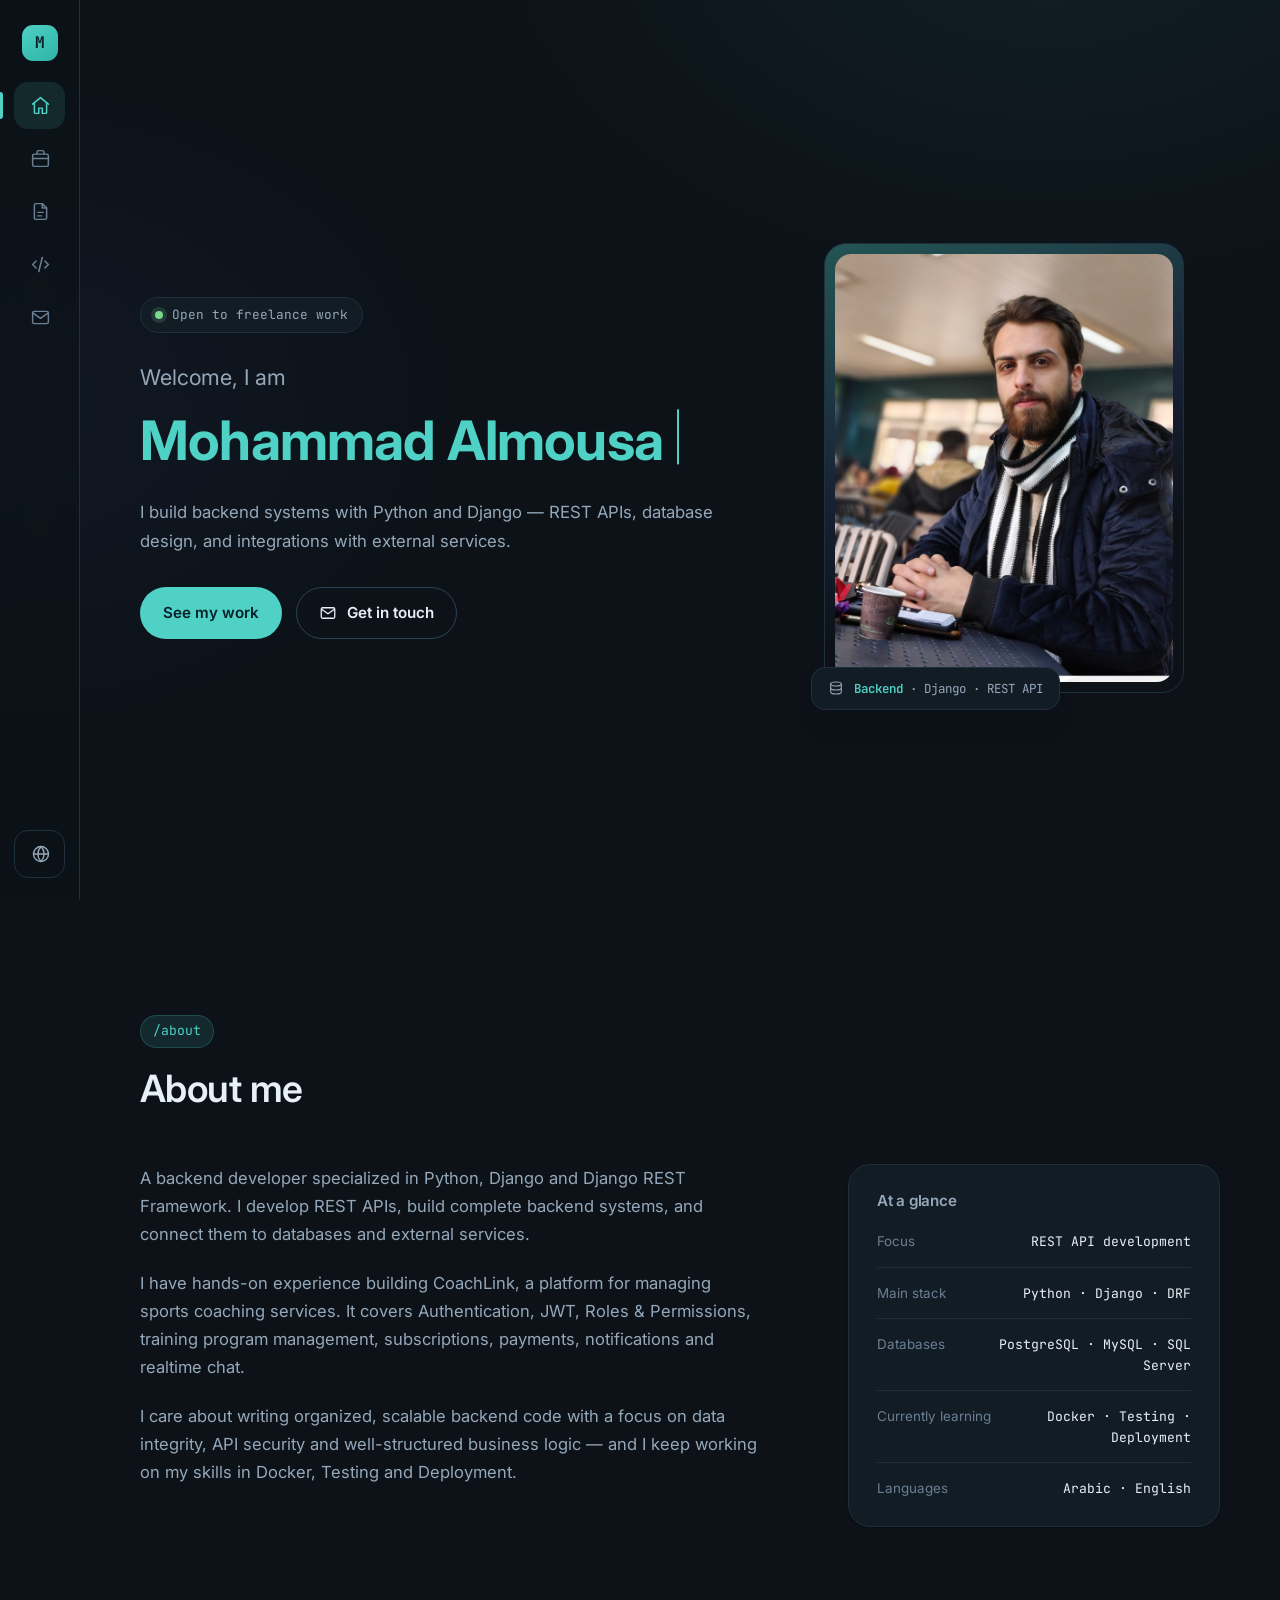
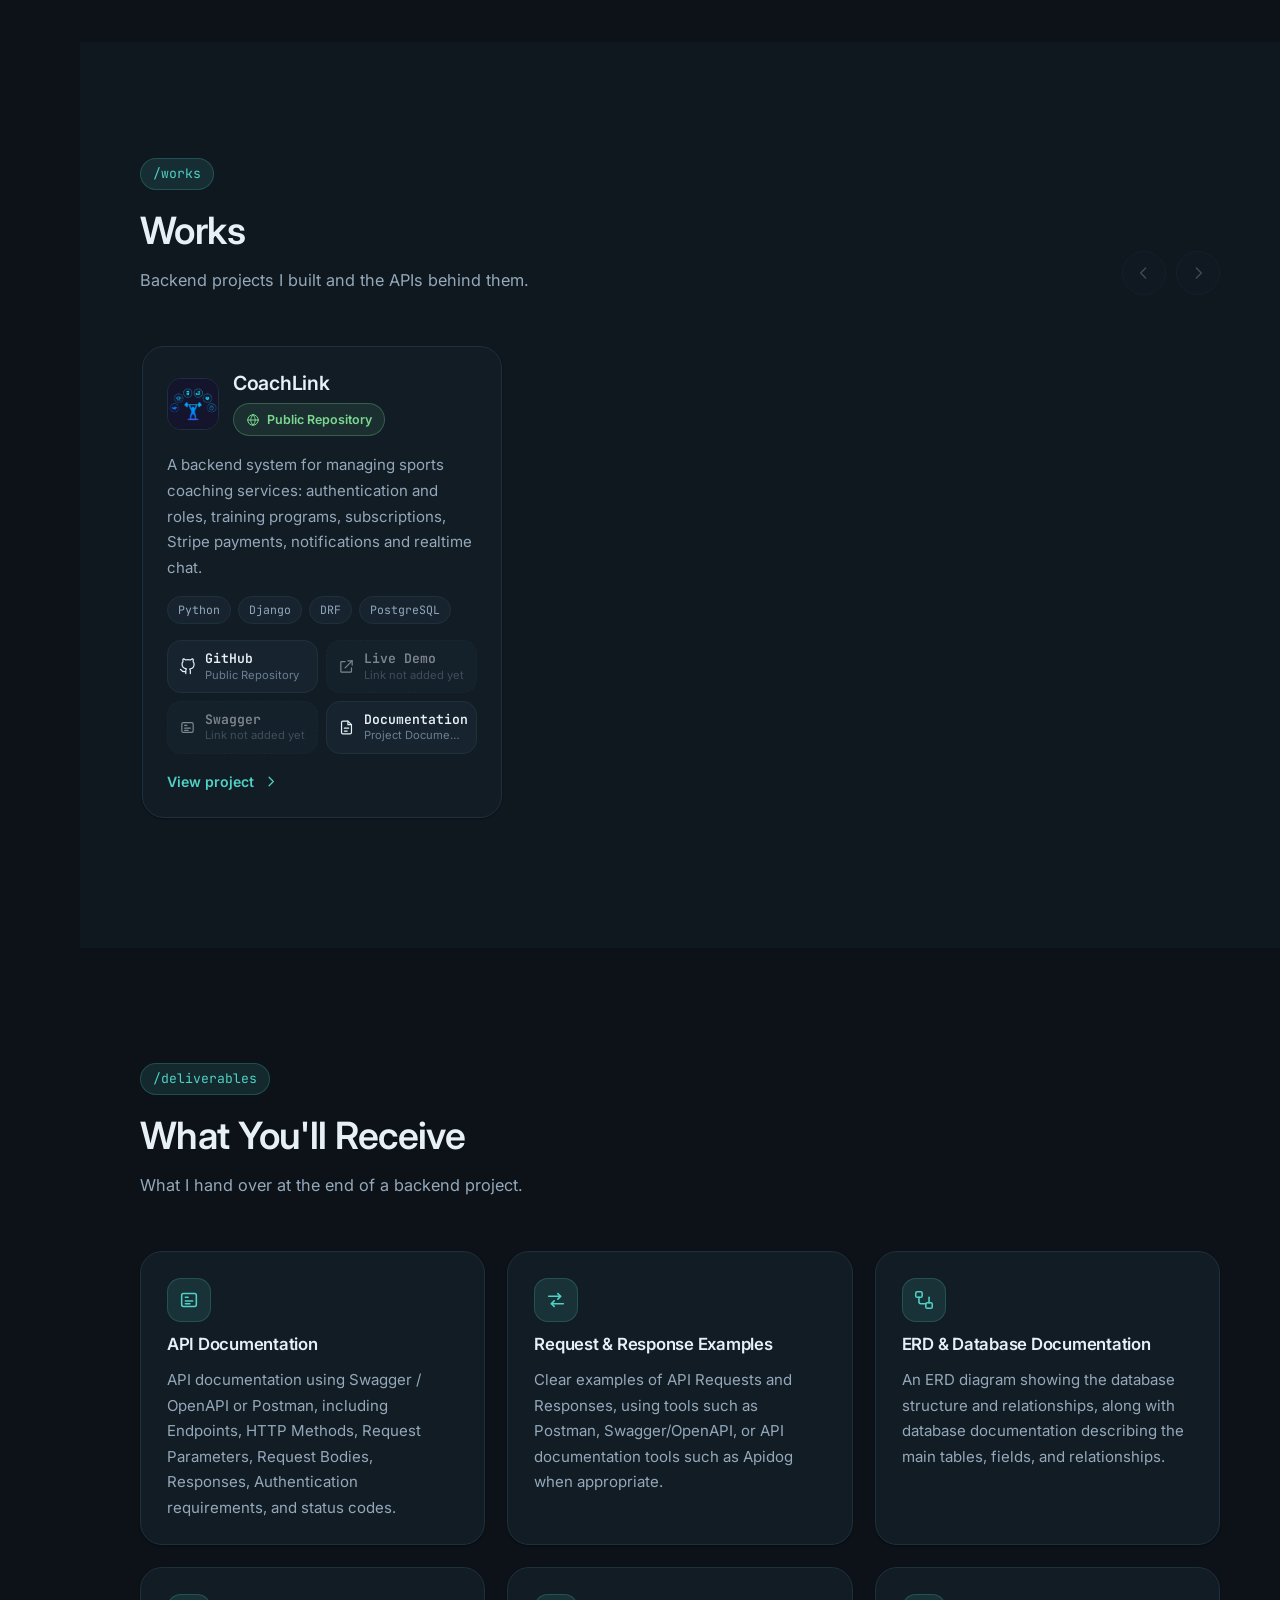
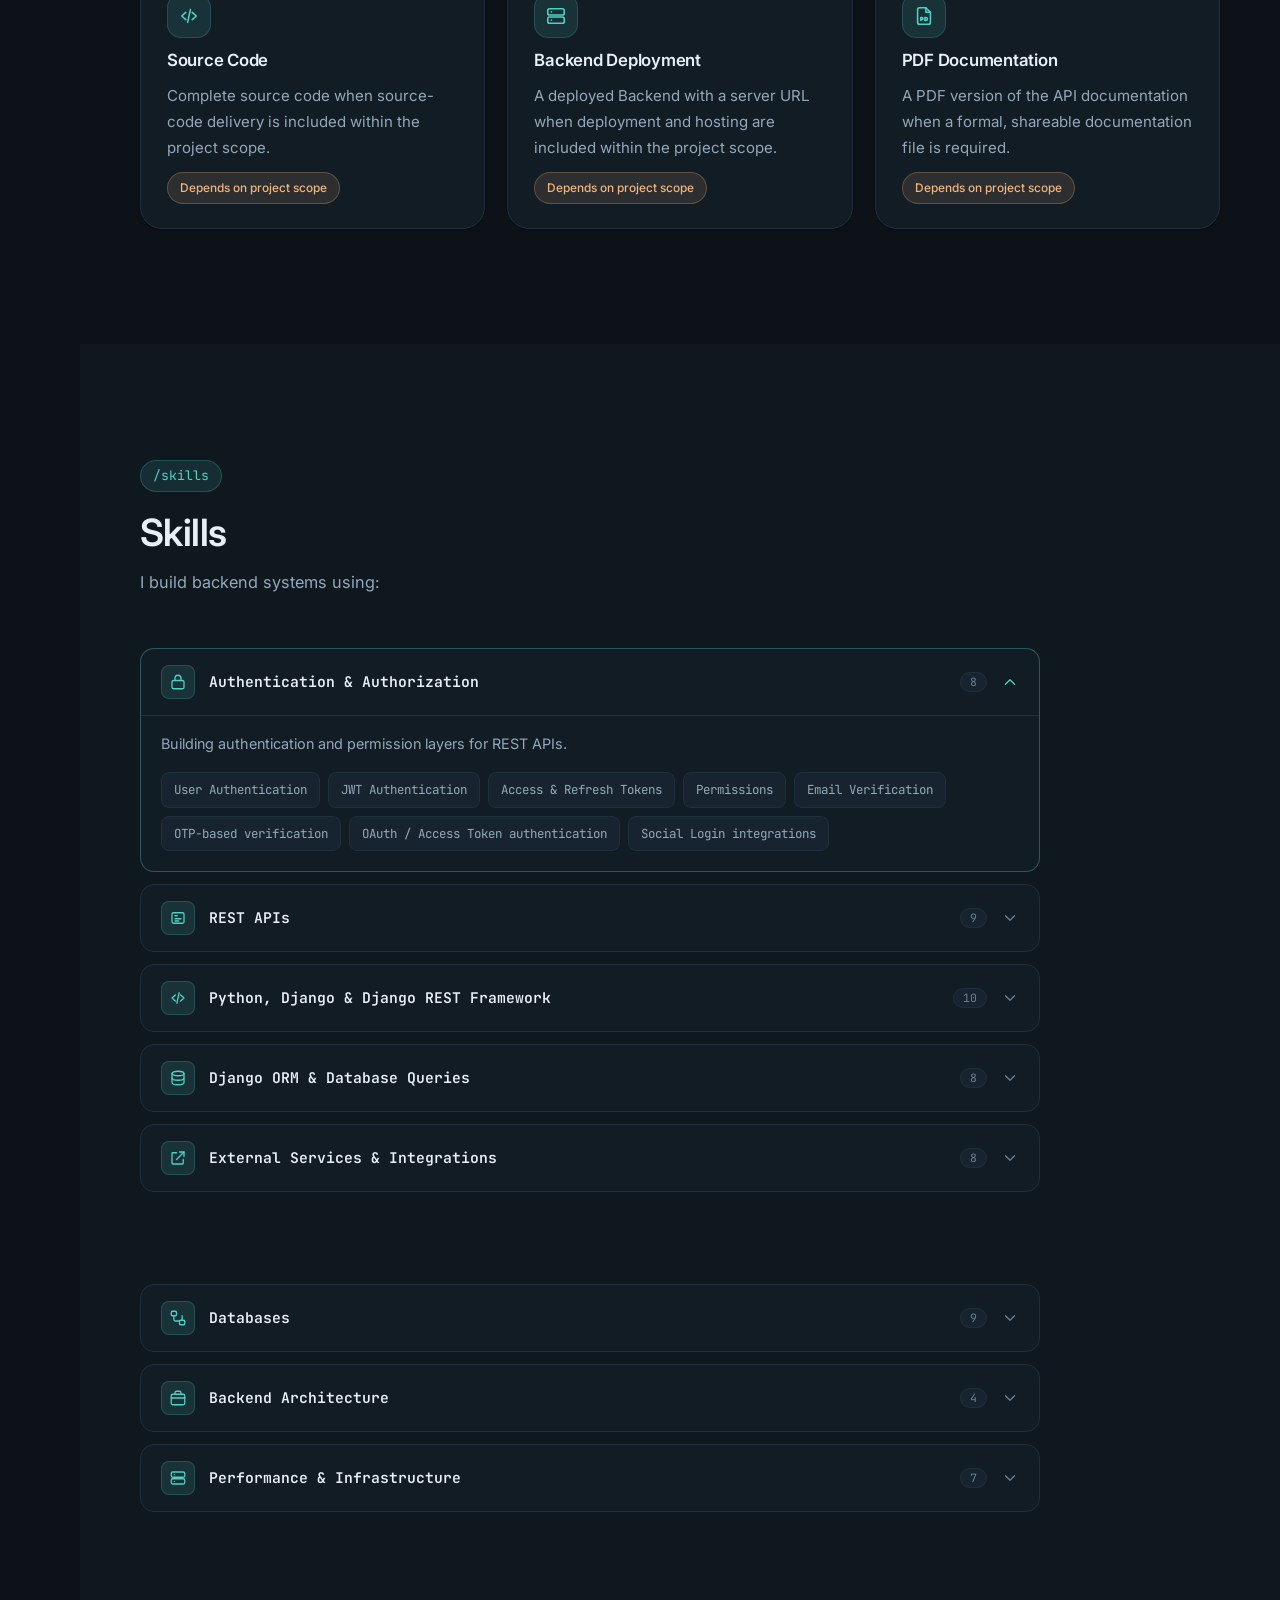
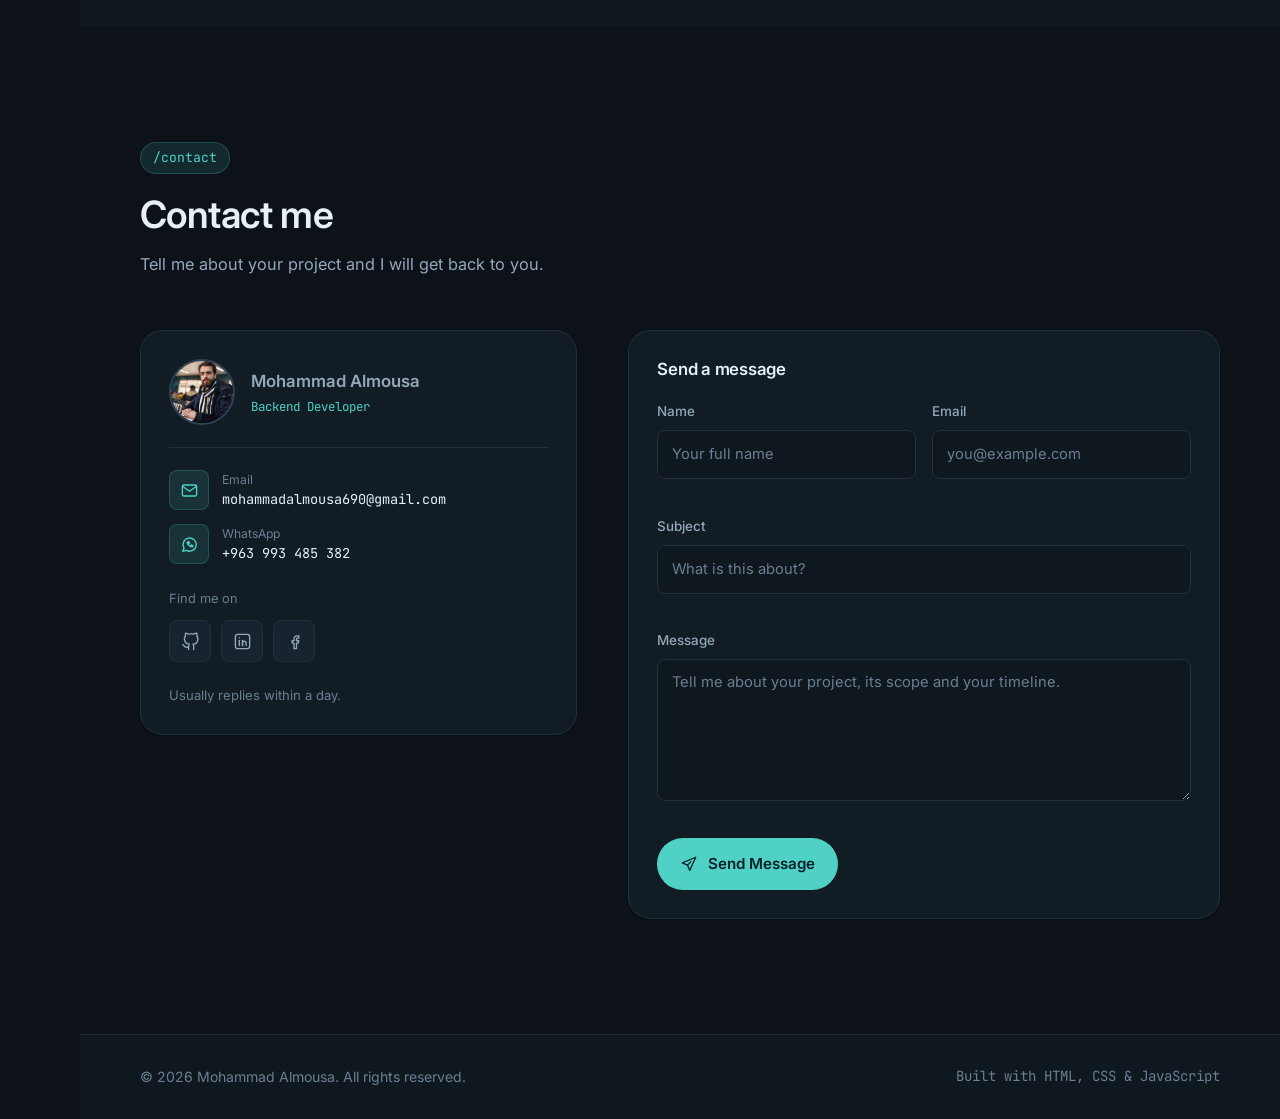
<file: index.html>
<!DOCTYPE html>
<html lang="en" dir="ltr">
<head>
  <meta charset="UTF-8">
  <meta name="viewport" content="width=device-width, initial-scale=1">

  <!-- ===== SEO ===== -->
  <title data-i18n="meta.title">Mohammad Almousa — Backend Developer</title>
  <meta name="description" data-i18n="meta.description" data-i18n-attr="content"
        content="Backend developer working with Python, Django and Django REST Framework.">
  <meta name="author" content="Mohammad Almousa">
  <link rel="canonical" href="YOUR_SITE_URL">

  <!-- ===== Open Graph ===== -->
  <meta property="og:type" content="website">
  <meta property="og:title" data-i18n="meta.title" data-i18n-attr="content" content="Mohammad Almousa — Backend Developer">
  <meta property="og:description" data-i18n="meta.description" data-i18n-attr="content" content="">
  <meta property="og:image" content="assets/images/profile.jpg">
  <meta property="og:url" content="YOUR_SITE_URL">
  <meta name="twitter:card" content="summary_large_image">

  <!-- ===== Favicon ===== -->
  <link rel="icon" href="assets/icons/favicon.svg" type="image/svg+xml">

  <!-- ===== الخطوط ===== -->
  <link rel="preconnect" href="https://fonts.googleapis.com">
  <link rel="preconnect" href="https://fonts.gstatic.com" crossorigin>
  <link rel="stylesheet"
        href="https://fonts.googleapis.com/css2?family=IBM+Plex+Sans+Arabic:wght@400;500;600;700&family=Inter:wght@400;500;600;700&family=JetBrains+Mono:wght@400;500;600&display=swap">

  <!-- ===== ملفات التنسيق ===== -->
  <link rel="stylesheet" href="css/base.css">
  <link rel="stylesheet" href="css/layout.css">
  <link rel="stylesheet" href="css/components.css">
</head>

<body>
  <a class="skip-link" href="#home" data-i18n="nav.skip">Skip to content</a>

  <!-- ==========================================================
       شريط التنقل — جانبي في الديسكتوب، سفلي عائم في الموبايل
       ينقلب إلى اليمين تلقائيًا عند اختيار العربية
       ========================================================== -->
  <aside class="rail" id="rail" data-i18n="nav.ariaLabel" data-i18n-attr="aria-label">
    <a class="rail__brand" href="#home">
      <span class="rail__mark" aria-hidden="true">M</span>
      <span class="rail__name">Mohammad Almousa</span>
    </a>

    <nav class="rail__nav">
      <ul class="rail__list">
        <li>
          <a class="nav-link is-active" href="#home" data-nav-link>
            <span class="nav-link__icon" data-icon="home"></span>
            <span class="nav-link__label" data-i18n="nav.home">Home</span>
          </a>
        </li>
        <li>
          <a class="nav-link" href="#works" data-nav-link>
            <span class="nav-link__icon" data-icon="works"></span>
            <span class="nav-link__label" data-i18n="nav.works">Works</span>
          </a>
        </li>
        <li>
          <a class="nav-link" href="#deliverables" data-nav-link>
            <span class="nav-link__icon" data-icon="docs"></span>
            <span class="nav-link__label" data-i18n="nav.deliverables">Deliverables</span>
          </a>
        </li>
        <li>
          <a class="nav-link" href="#skills" data-nav-link>
            <span class="nav-link__icon" data-icon="skills"></span>
            <span class="nav-link__label" data-i18n="nav.skills">Skills</span>
          </a>
        </li>
        <li>
          <a class="nav-link" href="#contact" data-nav-link>
            <span class="nav-link__icon" data-icon="contact"></span>
            <span class="nav-link__label" data-i18n="nav.contact">Contact</span>
          </a>
        </li>
      </ul>
    </nav>

    <button class="lang-btn" id="langToggle" type="button"
            data-i18n="nav.switchLangAria" data-i18n-attr="aria-label">
      <span class="lang-btn__icon" data-icon="globe"></span>
      <span class="lang-btn__label" data-i18n="nav.switchLang">العربية</span>
    </button>
  </aside>

  <div class="page">
    <main>

      <!-- ================= Home / Hero ================= -->
      <section class="section hero" id="home">
        <div class="container">
          <div class="hero__grid">
            <div class="hero__content">
              <span class="hero__status">
                <span class="hero__dot" aria-hidden="true"></span>
                <span data-i18n="hero.status">Open to freelance work</span>
              </span>

              <p class="hero__greeting" data-i18n="hero.greeting">Welcome, I am</p>

              <h1 class="hero__title">
                <!-- نص ثابت لمحركات البحث وقارئات الشاشة -->
                <span class="sr-only" data-i18n="hero.srName">Mohammad Almousa — Backend Developer</span>
                <!-- النص المتغير (أنيميشن الكتابة) -->
                <span class="hero__typed-line" aria-hidden="true">
                  <span class="hero__typed" id="typedText" dir="auto"></span><span class="hero__cursor"></span>
                </span>
              </h1>

              <p class="hero__lead" data-i18n="hero.lead">
                I build backend systems with Python and Django.
              </p>

              <div class="hero__actions">
                <a class="btn btn--primary" href="#works">
                  <span data-i18n="hero.ctaWorks">See my work</span>
                </a>
                <a class="btn btn--ghost" href="#contact">
                  <span data-icon="mail" aria-hidden="true"></span>
                  <span data-i18n="hero.ctaContact">Get in touch</span>
                </a>
              </div>
            </div>

            <div class="hero__media">
              <figure class="avatar-frame">
                <!-- ضع صورتك هنا: assets/images/profile.jpg -->
                <img class="avatar-frame__img" src="assets/images/profile.jpg"
                     data-i18n="hero.imageAlt" data-i18n-attr="alt"
                     alt="Portrait of Mohammad Almousa" width="360" height="450">
                <figcaption class="avatar-frame__tag">
                  <span data-icon="database" aria-hidden="true" style="width:16px"></span>
                  <span><b>Backend</b> · Django · REST API</span>
                </figcaption>
              </figure>
            </div>
          </div>
        </div>
      </section>

      <!-- ================= About ================= -->
      <section class="section" id="about" aria-labelledby="aboutTitle">
        <div class="container">
          <header class="section-head" data-reveal>
            <span class="section-route" data-i18n="about.route">/about</span>
            <h2 id="aboutTitle" data-i18n="about.title">About me</h2>
          </header>

          <div class="about__grid">
            <div class="about__text" data-reveal>
              <p data-i18n="about.p1"></p>
              <p data-i18n="about.p2"></p>
              <p data-i18n="about.p3"></p>
            </div>

            <aside class="about__panel" data-reveal data-reveal-delay="1">
              <h3 data-i18n="about.panelTitle">At a glance</h3>
              <dl>
                <div class="fact-row">
                  <dt class="fact-row__label" data-i18n="about.focusLabel">Focus</dt>
                  <dd class="fact-row__value" data-i18n="about.focusValue">REST API development</dd>
                </div>
                <div class="fact-row">
                  <dt class="fact-row__label" data-i18n="about.stackLabel">Main stack</dt>
                  <dd class="fact-row__value" data-i18n="about.stackValue">Python · Django · DRF</dd>
                </div>
                <div class="fact-row">
                  <dt class="fact-row__label" data-i18n="about.dbLabel">Databases</dt>
                  <dd class="fact-row__value" data-i18n="about.dbValue">PostgreSQL · MySQL</dd>
                </div>
                <div class="fact-row">
                  <dt class="fact-row__label" data-i18n="about.learningLabel">Currently learning</dt>
                  <dd class="fact-row__value" data-i18n="about.learningValue">Docker · Testing</dd>
                </div>
                <div class="fact-row">
                  <dt class="fact-row__label" data-i18n="about.langsLabel">Languages</dt>
                  <dd class="fact-row__value" data-i18n="about.langsValue">Arabic · English</dd>
                </div>
              </dl>
            </aside>
          </div>
        </div>
      </section>

      <!-- ================= Works ================= -->
      <section class="section section--alt" id="works">
        <div class="container">
          <header class="section-head section-head--row" data-reveal>
            <div>
              <span class="section-route" data-i18n="works.route">/works</span>
              <h2 data-i18n="works.title">Works</h2>
              <p data-i18n="works.subtitle">Backend projects I built.</p>
            </div>

            <div class="carousel__nav">
              <button class="carousel__arrow" id="projectsPrev" type="button"
                      data-i18n="works.prev" data-i18n-attr="aria-label">
                <span data-icon="arrowLeft"></span>
              </button>
              <button class="carousel__arrow" id="projectsNext" type="button"
                      data-i18n="works.next" data-i18n-attr="aria-label">
                <span data-icon="arrowRight"></span>
              </button>
            </div>
          </header>

          <!-- الكروت تُبنى تلقائيًا من js/data/projects.js -->
          <ul class="carousel__track" id="projectsTrack"></ul>
        </div>
      </section>

      <!-- ================= What You'll Receive ================= -->
      <section class="section" id="deliverables" aria-labelledby="deliverablesTitle">
        <div class="container">
          <header class="section-head" data-reveal>
            <span class="section-route" data-i18n="deliverables.route">/deliverables</span>
            <h2 id="deliverablesTitle" data-i18n="deliverables.title">What You'll Receive</h2>
            <p data-i18n="deliverables.subtitle"></p>
          </header>

          <!-- الكروت تُبنى تلقائيًا من js/deliverables.js -->
          <ul class="deliverables-grid" id="deliverablesGrid"></ul>
        </div>
      </section>

      <!-- ================= Skills ================= -->
      <section class="section section--alt" id="skills">
        <div class="container">
          <header class="section-head" data-reveal>
            <span class="section-route" data-i18n="skills.route">/skills</span>
            <h2 data-i18n="skills.title">Skills</h2>
            <p data-i18n="skills.subtitle">I build backend systems using:</p>
          </header>

          <!-- المجموعات تُبنى تلقائيًا من js/data/skills.js -->
          <ul class="skills-list" id="skillsList"></ul>
        </div>
      </section>

      <!-- ================= Contact ================= -->
      <section class="section" id="contact">
        <div class="container">
          <header class="section-head" data-reveal>
            <span class="section-route" data-i18n="contact.route">/contact</span>
            <h2 data-i18n="contact.title">Contact me</h2>
            <p data-i18n="contact.subtitle">Tell me about your project.</p>
          </header>
          <div class="contact__grid">

            <!-- معلومات التواصل — تُبنى من js/data/contact.js -->
            <aside class="contact-info" data-reveal>
              <div class="contact-info__head">
                <img class="contact-info__avatar" src="assets/images/profile.jpg"
                     data-i18n="contact.profileAlt" data-i18n-attr="alt"
                     alt="Mohammad Almousa" width="66" height="66" loading="lazy">
                <div>
                  <p class="contact-info__name" data-i18n="contact.profileAlt">Mohammad Almousa</p>
                  <p class="contact-info__role">Backend Developer</p>
                </div>
              </div>

              <div id="contactInfo"></div>

              <p class="contact-info__note" data-i18n="contact.availability"></p>
            </aside>

            <!-- النموذج -->
            <div class="contact-form" data-reveal data-reveal-delay="1">
              <h3 class="contact-form__title" data-i18n="contact.formTitle">Send a message</h3>

              <form id="contactForm" novalidate>
                <div class="form__grid">
                  <div class="field">
                    <label for="cName" data-i18n="contact.name">Name</label>
                    <input id="cName" name="name" type="text" autocomplete="name"
                           data-i18n="contact.namePlaceholder" data-i18n-attr="placeholder">
                    <span class="field__error" aria-live="polite"></span>
                  </div>

                  <div class="field">
                    <label for="cEmail" data-i18n="contact.email">Email</label>
                    <input id="cEmail" name="email" type="email" autocomplete="email" dir="ltr"
                           data-i18n="contact.emailPlaceholder" data-i18n-attr="placeholder">
                    <span class="field__error" aria-live="polite"></span>
                  </div>

                  <div class="field field--full">
                    <label for="cSubject" data-i18n="contact.subject">Subject</label>
                    <input id="cSubject" name="subject" type="text"
                           data-i18n="contact.subjectPlaceholder" data-i18n-attr="placeholder">
                    <span class="field__error" aria-live="polite"></span>
                  </div>

                  <div class="field field--full">
                    <label for="cMessage" data-i18n="contact.message">Message</label>
                    <textarea id="cMessage" name="message" rows="5"
                              data-i18n="contact.messagePlaceholder" data-i18n-attr="placeholder"></textarea>
                    <span class="field__error" aria-live="polite"></span>
                  </div>
                </div>

                <div class="form__footer">
                  <button class="btn btn--primary" type="submit">
                    <span data-icon="send"></span>
                    <span data-i18n="contact.send">Send Message</span>
                  </button>
                  <p class="form__status" id="contactStatus" aria-live="polite"></p>
                </div>
              </form>
            </div>

          </div>
        </div>
      </section>

    </main>

    <footer class="footer">
      <div class="container footer__inner">
        <p>© <span id="footerYear">2026</span> <span data-i18n="footer.rights">Mohammad Almousa. All rights reserved.</span></p>
        <p class="footer__mono" data-i18n="footer.built">Built with HTML, CSS &amp; JavaScript</p>
      </div>
    </footer>
  </div>

  <!-- ===== ملفات JavaScript (الترتيب مهم) ===== -->
  <script src="js/translations.js"></script>
  <script src="js/data/projects.js"></script>
  <script src="js/data/skills.js"></script>
  <script src="js/data/contact.js"></script>
  <script src="js/i18n.js"></script>
  <script src="js/icons.js"></script>
  <script src="js/nav.js"></script>
  <script src="js/typing.js"></script>
  <script src="js/reveal.js"></script>
  <script src="js/project-links.js"></script>
  <script src="js/deliverables.js"></script>
  <script src="js/projects.js"></script>
  <script src="js/skills.js"></script>
  <script src="js/contact.js"></script>
  <script src="js/main.js"></script>
</body>
</html>
</file>
<file: css/base.css>
/* ==========================================================================
   base.css
   المتغيرات (الألوان / الخطوط / المقاسات) + إعادة الضبط + العناصر الأساسية
   كل ألوان الموقع وخطوطه موجودة هنا فقط — غيّرها من هذا الملف.
   ========================================================================== */

:root {
  /* ---------- الألوان ---------- */
  --bg:            #0C1218;   /* خلفية الصفحة */
  --bg-soft:       #0F171F;   /* خلفية أفتح قليلاً لبعض الأقسام */
  --surface:       #121C25;   /* خلفية الكروت */
  --surface-2:     #17242F;   /* خلفية عناصر داخل الكروت */
  --border:        #1F303D;   /* حدود عادية */
  --border-strong: #2C4354;   /* حدود عند التمرير / التركيز */

  --text:          #E8F0F7;   /* النص الأساسي */
  --text-muted:    #94A8BA;   /* نص ثانوي */
  --text-dim:      #6A7F91;   /* نص خافت جدًا */

  --accent:        #4FD1C5;   /* اللون المميز الأول (teal) */
  --accent-strong: #2FB3A6;
  --accent-soft:   rgba(79, 209, 197, 0.12);
  --accent-2:      #F0B67F;   /* اللون المميز الثاني (sand) للحالات والتنبيهات */
  --accent-2-soft: rgba(240, 182, 127, 0.12);

  --ok:            #7BD88F;
  --lock:          #F0B67F;

  /* ---------- الخطوط ---------- */
  --font-en:   'Inter', system-ui, -apple-system, 'Segoe UI', sans-serif;
  --font-ar:   'IBM Plex Sans Arabic', 'Inter', system-ui, sans-serif;
  --font-mono: 'JetBrains Mono', ui-monospace, SFMono-Regular, Menlo, monospace;
  --font-body: var(--font-en);   /* يتبدل تلقائيًا عند اختيار العربية */

  /* ---------- المقاسات والحواف ---------- */
  --radius-sm:   8px;
  --radius:      14px;
  --radius-lg:   22px;
  --radius-full: 999px;

  --shadow-sm: 0 1px 2px rgba(0, 0, 0, .35);
  --shadow:    0 14px 34px -18px rgba(0, 0, 0, .75);
  --shadow-lg: 0 28px 70px -24px rgba(0, 0, 0, .8);

  --rail-w:      80px;    /* عرض شريط التنقل الجانبي (مغلق) */
  --rail-w-open: 216px;   /* عرضه عند التمرير عليه */
  --bar-h:       68px;    /* ارتفاع شريط التنقل السفلي في الموبايل */
  --container:   1160px;

  --ease:  cubic-bezier(.4, 0, .2, 1);
  --speed: .25s;
}

/* عند العربية: تبديل خط النص الأساسي تلقائيًا */
html[dir="rtl"] {
  --font-body: var(--font-ar);
}

/* ---------- إعادة ضبط بسيطة ---------- */
*,
*::before,
*::after { box-sizing: border-box; }

* { margin: 0; padding: 0; }

html {
  -webkit-text-size-adjust: 100%;
  scroll-behavior: smooth;
  scroll-padding-block-start: 32px;
}

body {
  font-family: var(--font-body);
  background-color: var(--bg);
  color: var(--text);
  font-size: 16px;
  line-height: 1.7;
  -webkit-font-smoothing: antialiased;
  text-rendering: optimizeLegibility;
  overflow-x: hidden;
  /* إضاءتان خفيفتان جدًا في الخلفية تعطيان عمقًا بدون أي حركة */
  background-image:
    radial-gradient(60rem 40rem at 82% -10%, rgba(79, 209, 197, .07), transparent 60%),
    radial-gradient(48rem 34rem at 0% 45%, rgba(108, 140, 255, .05), transparent 60%);
  background-attachment: fixed;
}

html[dir="rtl"] body {
  background-image:
    radial-gradient(60rem 40rem at 18% -10%, rgba(79, 209, 197, .07), transparent 60%),
    radial-gradient(48rem 34rem at 100% 45%, rgba(108, 140, 255, .05), transparent 60%);
}

img,
svg,
video {
  display: block;
  max-width: 100%;
  height: auto;
}

button,
input,
textarea,
select {
  font: inherit;
  color: inherit;
}

button { background: none; border: 0; cursor: pointer; }

a { color: inherit; text-decoration: none; }

ul, ol { list-style: none; }

/* ---------- العناوين والنصوص ---------- */
h1, h2, h3, h4 {
  line-height: 1.25;
  font-weight: 600;
  letter-spacing: -0.015em;
  color: var(--text);
}

html[dir="rtl"] h1,
html[dir="rtl"] h2,
html[dir="rtl"] h3,
html[dir="rtl"] h4 { letter-spacing: 0; line-height: 1.4; }

h1 { font-size: clamp(2rem, 1.3rem + 3vw, 3.4rem); }
h2 { font-size: clamp(1.6rem, 1.2rem + 1.6vw, 2.35rem); }
h3 { font-size: 1.2rem; }

p { max-width: 68ch; color: var(--text-muted); }

/* المصطلحات التقنية تبقى إنجليزية دائمًا وتُعرض بخط mono */
.term,
code,
kbd {
  font-family: var(--font-mono);
  font-size: .92em;
  direction: ltr;
  unicode-bidi: isolate;
}

.term { color: var(--accent); }

/* ---------- حالة التركيز (لوحة المفاتيح) ---------- */
:where(a, button, input, textarea, select, [tabindex]):focus-visible {
  outline: 2px solid var(--accent);
  outline-offset: 3px;
  border-radius: var(--radius-sm);
}

::selection { background: var(--accent); color: #06212A; }

/* ---------- شريط التمرير ---------- */
::-webkit-scrollbar { width: 10px; height: 10px; }
::-webkit-scrollbar-track { background: var(--bg); }
::-webkit-scrollbar-thumb {
  background: var(--border-strong);
  border-radius: var(--radius-full);
  border: 2px solid var(--bg);
}
::-webkit-scrollbar-thumb:hover { background: var(--accent-strong); }

/* ---------- أدوات مساعدة ---------- */
.container {
  width: 100%;
  max-width: var(--container);
  margin-inline: auto;
  padding-inline: clamp(20px, 4vw, 40px);
}

/* نص مخفي بصريًا لكنه متاح لقارئ الشاشة */
.sr-only {
  position: absolute;
  width: 1px; height: 1px;
  padding: 0; margin: -1px;
  overflow: hidden;
  clip: rect(0 0 0 0);
  white-space: nowrap;
  border: 0;
}

.skip-link {
  position: absolute;
  inset-block-start: -100px;
  inset-inline-start: 16px;
  z-index: 200;
  background: var(--accent);
  color: #06212A;
  padding: 10px 18px;
  border-radius: var(--radius-sm);
  font-weight: 600;
  transition: inset-block-start var(--speed) var(--ease);
}
.skip-link:focus { inset-block-start: 16px; }

/* ---------- احترام تقليل الحركة ---------- */
@media (prefers-reduced-motion: reduce) {
  html { scroll-behavior: auto; }
  *,
  *::before,
  *::after {
    animation-duration: .001ms !important;
    animation-iteration-count: 1 !important;
    transition-duration: .001ms !important;
  }
}
</file>
<file: css/layout.css>
/* ==========================================================================
   layout.css
   شريط التنقل (جانبي في الديسكتوب / سفلي في الموبايل) + هيكل الصفحة + الفوتر
   يعتمد على الخصائص المنطقية (inset-inline-start ...) لذلك ينقلب تلقائيًا
   من اليسار إلى اليمين عند اختيار العربية بدون كود إضافي.
   ========================================================================== */

/* ---------- الهيكل العام ---------- */
.page {
  padding-inline-start: var(--rail-w);
  min-height: 100vh;
  display: flex;
  flex-direction: column;
}

.section {
  position: relative;
  padding-block: clamp(72px, 9vw, 130px);
  scroll-margin-block-start: 24px;
}

.section--alt { background: var(--bg-soft); }

/* عنوان القسم: المسار (/works) + العنوان + وصف قصير */
.section-head { margin-block-end: clamp(32px, 4vw, 54px); }

.section-route {
  display: inline-flex;
  align-items: center;
  gap: 8px;
  font-family: var(--font-mono);
  font-size: .82rem;
  color: var(--accent);
  background: var(--accent-soft);
  border: 1px solid rgba(79, 209, 197, .22);
  padding: 4px 12px;
  border-radius: var(--radius-full);
  direction: ltr;
  unicode-bidi: isolate;
  margin-block-end: 18px;
}

.section-head h2 { margin-block-end: 12px; }
.section-head p { font-size: 1.02rem; }

/* ---------- شريط التنقل الجانبي (ديسكتوب) ---------- */
.rail {
  position: fixed;
  inset-block: 0;
  inset-inline-start: 0;
  z-index: 60;
  width: var(--rail-w);
  display: flex;
  flex-direction: column;
  align-items: stretch;
  gap: 18px;
  padding: 22px 0;
  background: rgba(12, 18, 24, .72);
  backdrop-filter: blur(14px);
  border-inline-end: 1px solid var(--border);
  transition: width var(--speed) var(--ease), background var(--speed) var(--ease);
  overflow: hidden;
}

.rail:hover,
.rail:focus-within {
  width: var(--rail-w-open);
  background: rgba(15, 23, 31, .95);
  box-shadow: var(--shadow);
}

.rail__brand {
  display: flex;
  align-items: center;
  gap: 12px;
  padding-inline: 22px;
  min-height: 42px;
}

.rail__mark {
  flex: none;
  width: 36px; height: 36px;
  display: grid;
  place-items: center;
  border-radius: 11px;
  background: linear-gradient(145deg, var(--accent), var(--accent-strong));
  color: #06212A;
  font-family: var(--font-mono);
  font-weight: 700;
  font-size: 1rem;
}

.rail__name {
  font-size: .9rem;
  font-weight: 600;
  white-space: nowrap;
  opacity: 0;
  transform: translateX(-6px);
  transition: opacity var(--speed) var(--ease), transform var(--speed) var(--ease);
}

html[dir="rtl"] .rail__name { transform: translateX(6px); }

.rail:hover .rail__name,
.rail:focus-within .rail__name { opacity: 1; transform: none; }

.rail__nav { flex: 1; }
.rail__list { display: flex; flex-direction: column; gap: 6px; padding-inline: 14px; }

.nav-link {
  position: relative;
  display: flex;
  align-items: center;
  gap: 14px;
  padding: 11px 8px;
  border-radius: var(--radius);
  color: var(--text-dim);
  transition: color var(--speed) var(--ease), background var(--speed) var(--ease);
}

.nav-link__icon {
  flex: none;
  width: 36px;
  display: grid;
  place-items: center;
}

.nav-link__icon svg { width: 21px; height: 21px; }

.nav-link__label {
  white-space: nowrap;
  font-size: .92rem;
  font-weight: 500;
  opacity: 0;
  transition: opacity var(--speed) var(--ease);
}

.rail:hover .nav-link__label,
.rail:focus-within .nav-link__label { opacity: 1; }

.nav-link:hover { color: var(--text); background: var(--surface-2); }

.nav-link.is-active { color: var(--accent); background: var(--accent-soft); }

/* مؤشر صغير للقسم النشط على حافة الشريط */
.nav-link.is-active::before {
  content: "";
  position: absolute;
  inset-inline-start: -14px;
  inset-block: 10px;
  width: 3px;
  border-start-end-radius: 3px;
  border-end-end-radius: 3px;
  background: var(--accent);
}

/* زر تبديل اللغة */
.lang-btn {
  display: flex;
  align-items: center;
  gap: 14px;
  margin-inline: 14px;
  padding: 11px 8px;
  border-radius: var(--radius);
  border: 1px solid var(--border);
  color: var(--text-muted);
  transition: color var(--speed) var(--ease), border-color var(--speed) var(--ease), background var(--speed) var(--ease);
}

.lang-btn:hover {
  color: var(--accent);
  border-color: var(--border-strong);
  background: var(--surface-2);
}

.lang-btn__icon { flex: none; width: 36px; display: grid; place-items: center; }
.lang-btn__icon svg { width: 20px; height: 20px; }

.lang-btn__label {
  white-space: nowrap;
  font-size: .9rem;
  font-weight: 600;
  opacity: 0;
  transition: opacity var(--speed) var(--ease);
}

.rail:hover .lang-btn__label,
.rail:focus-within .lang-btn__label { opacity: 1; }

/* ---------- الفوتر ---------- */
.footer {
  margin-top: auto;
  border-top: 1px solid var(--border);
  padding-block: 30px;
  background: var(--bg-soft);
}

.footer__inner {
  display: flex;
  flex-wrap: wrap;
  align-items: center;
  justify-content: space-between;
  gap: 14px;
}

.footer p { font-size: .88rem; color: var(--text-dim); margin: 0; }

.footer__mono {
  font-family: var(--font-mono);
  font-size: .8rem;
  color: var(--text-dim);
  direction: ltr;
  unicode-bidi: isolate;
}

/* ==========================================================================
   الشاشات المتوسطة والصغيرة: يتحول شريط التنقل إلى شريط سفلي عائم
   ========================================================================== */
@media (max-width: 900px) {
  .page { padding-inline-start: 0; padding-block-end: calc(var(--bar-h) + 26px); }

  .rail {
    inset-block: auto 16px;
    inset-inline: 16px;
    width: auto;
    flex-direction: row;
    align-items: center;
    gap: 4px;
    padding: 8px;
    border: 1px solid var(--border);
    border-radius: var(--radius-lg);
    background: rgba(15, 23, 31, .92);
    box-shadow: var(--shadow-lg);
    transition: transform .3s var(--ease), opacity .3s var(--ease);
  }

  .rail:hover, .rail:focus-within { width: auto; }

  /* إخفاء الشريط عند النزول وإظهاره عند الصعود */
  .rail.is-hidden {
    transform: translateY(calc(100% + 26px));
    opacity: 0;
    pointer-events: none;
  }

  .rail__brand { display: none; }

  .rail__nav { flex: 1; }

  .rail__list {
    flex-direction: row;
    justify-content: space-around;
    padding-inline: 0;
    gap: 2px;
  }

  .nav-link {
    flex-direction: column;
    gap: 4px;
    padding: 8px 6px;
    min-width: 0;
    flex: 1;
    justify-content: center;
  }

  .nav-link__icon { width: auto; }

  .nav-link__label {
    opacity: 1;
    font-size: .66rem;
    max-width: 100%;
    overflow: hidden;
    text-overflow: ellipsis;
    white-space: nowrap;
  }

  .nav-link.is-active::before { display: none; }

  .rail .lang-btn {
    flex: none;
    flex-direction: column;
    gap: 4px;
    margin-inline: 0;
    padding: 8px 10px;
    min-width: 54px;
    border: 0;
    border-inline-start: 1px solid var(--border);
    border-radius: 0;
  }

  .rail .lang-btn__icon { width: auto; }
  .rail .lang-btn__label { opacity: 1; font-size: .66rem; }
}

@media (max-width: 420px) {
  .rail .nav-link__label { display: none; }
  .rail .lang-btn__label { display: none; }
  .rail .lang-btn { min-width: 46px; }
}
</file>
<file: css/components.css>
/* ==========================================================================
   components.css
   المكونات القابلة لإعادة الاستخدام: الأزرار، الشارات، الهيرو، الكروت...
   ستتم إضافة مكونات الأقسام التالية (Projects / Skills / Gallery / Contact)
   في المراحل القادمة داخل نفس الملف وبنفس التسمية.
   ========================================================================== */

/* ---------- الأزرار ---------- */
.btn {
  display: inline-flex;
  align-items: center;
  justify-content: center;
  gap: 10px;
  padding: 12px 22px;
  border-radius: var(--radius-full);
  font-size: .95rem;
  font-weight: 600;
  border: 1px solid transparent;
  cursor: pointer;
  transition: background var(--speed) var(--ease),
              border-color var(--speed) var(--ease),
              color var(--speed) var(--ease),
              transform var(--speed) var(--ease);
}

.btn svg { width: 18px; height: 18px; }

.btn--primary {
  background: var(--accent);
  color: #06212A;
}
.btn--primary:hover { background: var(--accent-strong); transform: translateY(-2px); }

.btn--ghost {
  border-color: var(--border-strong);
  color: var(--text);
  background: transparent;
}
.btn--ghost:hover { border-color: var(--accent); color: var(--accent); background: var(--accent-soft); }

/* ---------- شارة صغيرة ---------- */
.badge {
  display: inline-flex;
  align-items: center;
  gap: 7px;
  padding: 5px 12px;
  border-radius: var(--radius-full);
  font-size: .78rem;
  font-weight: 600;
  border: 1px solid var(--border);
  background: var(--surface-2);
  color: var(--text-muted);
}

.badge svg { width: 14px; height: 14px; }
.badge--lock { color: var(--lock); border-color: rgba(240, 182, 127, .28); background: var(--accent-2-soft); }
.badge--open { color: var(--ok); border-color: rgba(123, 216, 143, .28); background: rgba(123, 216, 143, .1); }

/* ==========================================================================
   Hero
   ========================================================================== */
.hero {
  min-height: 100svh;
  display: flex;
  align-items: center;
  padding-block: clamp(96px, 12vh, 150px) clamp(60px, 8vh, 110px);
}

.hero__grid {
  display: grid;
  grid-template-columns: minmax(0, 1.15fr) minmax(0, .85fr);
  align-items: center;
  gap: clamp(32px, 5vw, 72px);
}

.hero__status {
  display: inline-flex;
  align-items: center;
  gap: 9px;
  font-family: var(--font-mono);
  font-size: .8rem;
  color: var(--text-muted);
  border: 1px solid var(--border);
  background: var(--surface);
  padding: 6px 14px;
  border-radius: var(--radius-full);
  margin-block-end: 26px;
}

.hero__dot {
  width: 8px; height: 8px;
  border-radius: 50%;
  background: var(--ok);
  box-shadow: 0 0 0 4px rgba(123, 216, 143, .16);
}

.hero__greeting {
  font-size: clamp(1.05rem, .9rem + .6vw, 1.35rem);
  color: var(--text-muted);
  margin-block-end: 10px;
}

.hero__title { margin-block-end: 22px; }

/* السطر الذي يحتوي على أنيميشن الكتابة (سيُفعّل في المرحلة 2) */
.hero__typed-line {
  display: flex;
  flex-wrap: wrap;
  align-items: baseline;
  gap: .4ch;
  min-height: 1.3em;
}

.hero__typed {
  color: var(--accent);
  font-weight: 700;
  unicode-bidi: isolate;   /* يمنع اختلاط العربية بالإنجليزية أثناء الكتابة */
}

.hero__cursor {
  display: inline-block;
  width: 2px;
  height: 1em;
  background: var(--accent);
  translate: 0 .08em;
  animation: cursor-blink 1.05s steps(2, start) infinite;
}

@keyframes cursor-blink {
  to { visibility: hidden; }
}

.hero__lead {
  font-size: 1.05rem;
  margin-block-end: 32px;
  max-width: 54ch;
}

.hero__actions { display: flex; flex-wrap: wrap; gap: 14px; }

/* إطار الصورة الشخصية */
.hero__media { display: flex; justify-content: center; }

.avatar-frame {
  position: relative;
  width: min(360px, 100%);
  aspect-ratio: 4 / 5;
  border-radius: var(--radius-lg);
  padding: 10px;
  background: linear-gradient(160deg, rgba(79, 209, 197, .35), rgba(108, 140, 255, .12) 45%, transparent 70%);
  border: 1px solid var(--border);
}

.avatar-frame__img {
  width: 100%;
  height: 100%;
  object-fit: cover;
  border-radius: calc(var(--radius-lg) - 6px);
  background: var(--surface-2);
}

/* بطاقة صغيرة فوق الصورة تعرض معلومة تقنية */
.avatar-frame__tag {
  position: absolute;
  inset-block-end: -18px;
  inset-inline-start: -14px;
  display: flex;
  align-items: center;
  gap: 10px;
  padding: 10px 16px;
  background: var(--surface);
  border: 1px solid var(--border);
  border-radius: var(--radius);
  box-shadow: var(--shadow);
  font-family: var(--font-mono);
  font-size: .78rem;
  color: var(--text-muted);
  direction: ltr;
  unicode-bidi: isolate;
}

.avatar-frame__tag b { color: var(--accent); font-weight: 600; }

@media (max-width: 900px) {
  .hero__grid { grid-template-columns: 1fr; gap: 42px; }
  .hero__media { order: -1; }
  .avatar-frame { width: min(280px, 78%); }
  .hero__lead { max-width: none; }
}

/* ==========================================================================
   About
   ========================================================================== */
.about__grid {
  display: grid;
  grid-template-columns: minmax(0, 1.5fr) minmax(0, .85fr);
  gap: clamp(28px, 4vw, 60px);
  align-items: start;
}

.about__text p {
  font-size: 1.04rem;
  max-width: 62ch;
}

.about__text p + p { margin-block-start: 20px; }

.about__panel {
  background: var(--surface);
  border: 1px solid var(--border);
  border-radius: var(--radius-lg);
  padding: 26px 28px;
  box-shadow: var(--shadow-sm);
}

.about__panel h3 {
  font-size: .95rem;
  color: var(--text-muted);
  font-weight: 600;
  margin-block-end: 6px;
}

.fact-row {
  display: flex;
  align-items: baseline;
  justify-content: space-between;
  gap: 16px;
  padding-block: 14px;
  border-block-end: 1px solid var(--border);
}

.fact-row:last-child { border-block-end: 0; padding-block-end: 0; }

.fact-row__label {
  flex: none;
  font-size: .84rem;
  color: var(--text-dim);
}

.fact-row__value {
  font-family: var(--font-mono);
  font-size: .82rem;
  line-height: 1.6;
  color: var(--text);
  text-align: end;
  direction: ltr;
  unicode-bidi: isolate;
}

@media (max-width: 900px) {
  .about__grid { grid-template-columns: 1fr; }
  .about__text p { max-width: none; }
}

/* ==========================================================================
   Projects — Carousel أفقي + كروت
   ========================================================================== */

/* رأس القسم مع أسهم التنقل */
.section-head--row {
  display: flex;
  align-items: flex-end;
  justify-content: space-between;
  gap: 24px;
  flex-wrap: wrap;
}

.carousel__nav { display: flex; gap: 10px; flex: none; }

.carousel__arrow {
  width: 44px;
  height: 44px;
  display: grid;
  place-items: center;
  border-radius: 50%;
  border: 1px solid var(--border);
  background: var(--surface);
  color: var(--text-muted);
  transition: color var(--speed) var(--ease),
              border-color var(--speed) var(--ease),
              background var(--speed) var(--ease);
}

.carousel__arrow svg { width: 20px; height: 20px; }

.carousel__arrow:hover:not(:disabled) {
  color: var(--accent);
  border-color: var(--accent);
  background: var(--accent-soft);
}

.carousel__arrow:disabled { opacity: .35; cursor: default; }

/* مسار التمرير الأفقي */
.carousel__track {
  display: flex;
  gap: 20px;
  overflow-x: auto;
  overscroll-behavior-x: contain;
  scroll-snap-type: x proximity;
  padding-block-end: 14px;
  /* مساحة جانبية بسيطة حتى لا تلتصق الكروت بالحافة أثناء التمرير */
  padding-inline: 2px;
  scrollbar-width: thin;
  cursor: grab;
}

.carousel__track.is-dragging {
  cursor: grabbing;
  scroll-snap-type: none;
  user-select: none;
}

.carousel__track::-webkit-scrollbar { height: 8px; }

/* كارت المشروع */
.project-card {
  position: relative;
  flex: 0 0 clamp(270px, 78vw, 360px);
  scroll-snap-align: start;
  display: flex;
  flex-direction: column;
  gap: 16px;
  padding: 24px;
  background: var(--surface);
  border: 1px solid var(--border);
  border-radius: var(--radius-lg);
  box-shadow: var(--shadow-sm);
  transition: border-color var(--speed) var(--ease),
              transform var(--speed) var(--ease),
              box-shadow var(--speed) var(--ease);
}

.project-card:hover {
  border-color: var(--border-strong);
  transform: translateY(-4px);
  box-shadow: var(--shadow);
}

.project-card:focus-within { border-color: var(--accent); }

.project-card__head { display: flex; align-items: center; gap: 14px; }

.project-card__icon {
  flex: none;
  width: 52px;
  height: 52px;
  border-radius: var(--radius);
  object-fit: cover;
  background: var(--surface-2);
  border: 1px solid var(--border);
}

.project-card__icon--letter {
  display: grid;
  place-items: center;
  font-family: var(--font-mono);
  font-size: 1.35rem;
  font-weight: 600;
  color: var(--accent);
  background: var(--accent-soft);
}

.project-card__heading { display: flex; flex-direction: column; gap: 8px; align-items: flex-start; }

.project-card__title { font-size: 1.22rem; }

/* الرابط يغطي الكارت كاملاً ليصبح قابلاً للضغط، مع إبقاء روابط الأيقونات فوقه */
.project-card__open::after {
  content: "";
  position: absolute;
  inset: 0;
  border-radius: var(--radius-lg);
}

.project-card__open:hover { color: var(--accent); }

.project-card__desc {
  font-size: .94rem;
  color: var(--text-muted);
  max-width: none;
}

.project-card__stack { display: flex; flex-wrap: wrap; gap: 7px; }

.project-card__chip {
  font-family: var(--font-mono);
  font-size: .72rem;
  color: var(--text-muted);
  background: var(--surface-2);
  border: 1px solid var(--border);
  border-radius: var(--radius-full);
  padding: 3px 10px;
  direction: ltr;
  unicode-bidi: isolate;
}

/* روابط المشروع */
.project-card__links {
  position: relative;
  z-index: 2;              /* فوق الطبقة القابلة للضغط */
  display: grid;
  grid-template-columns: repeat(2, minmax(0, 1fr));
  gap: 8px;
  margin-block-start: auto;
}

.project-link {
  display: flex;
  align-items: center;
  gap: 9px;
  padding: 9px 11px;
  border-radius: var(--radius);
  border: 1px solid var(--border);
  background: var(--surface-2);
  color: var(--text);
  transition: border-color var(--speed) var(--ease),
              color var(--speed) var(--ease),
              background var(--speed) var(--ease);
}

.project-link:hover {
  border-color: var(--accent);
  color: var(--accent);
  background: var(--accent-soft);
}

.project-link__icon { flex: none; display: grid; place-items: center; color: inherit; }
.project-link__icon svg { width: 17px; height: 17px; }

.project-link__text { display: flex; flex-direction: column; min-width: 0; line-height: 1.35; }

.project-link__text b {
  font-size: .82rem;
  font-weight: 600;
  font-family: var(--font-mono);
  direction: ltr;
  unicode-bidi: isolate;
}

.project-link__text small {
  font-size: .7rem;
  color: var(--text-dim);
  white-space: nowrap;
  overflow: hidden;
  text-overflow: ellipsis;
}

.project-link.is-missing {
  opacity: .5;
  cursor: not-allowed;
  border-style: dashed;
}

.project-link.is-missing:hover {
  border-color: var(--border);
  color: var(--text);
  background: var(--surface-2);
}

.project-card__cta {
  display: inline-flex;
  align-items: center;
  gap: 8px;
  font-size: .88rem;
  font-weight: 600;
  color: var(--accent);
}

.project-card__cta svg {
  width: 17px;
  height: 17px;
  transition: transform var(--speed) var(--ease);
}

.project-card:hover .project-card__cta svg { transform: translateX(3px); }
html[dir="rtl"] .project-card:hover .project-card__cta svg { transform: translateX(-3px); }

@media (max-width: 900px) {
  .carousel__nav { display: none; }      /* التنقل باللمس على الموبايل */
  .carousel__track { scroll-snap-type: x mandatory; }
}

/* ==========================================================================
   What You'll Receive (Deliverables)
   ========================================================================== */
.deliverables-grid {
  display: grid;
  grid-template-columns: repeat(auto-fit, minmax(290px, 1fr));
  gap: clamp(16px, 2vw, 22px);
}

.deliverable-card {
  display: flex;
  flex-direction: column;
  align-items: flex-start;
  gap: 12px;
  padding: 26px 26px 24px;
  background: var(--surface);
  border: 1px solid var(--border);
  border-radius: var(--radius-lg);
  box-shadow: var(--shadow-sm);
  transition: border-color var(--speed) var(--ease),
              transform var(--speed) var(--ease),
              box-shadow var(--speed) var(--ease);
}

.deliverable-card:hover {
  border-color: var(--border-strong);
  transform: translateY(-4px);
  box-shadow: var(--shadow);
}

.deliverable-card__icon {
  display: grid;
  place-items: center;
  width: 44px;
  height: 44px;
  border-radius: var(--radius);
  background: var(--accent-soft);
  border: 1px solid rgba(79, 209, 197, .2);
  color: var(--accent);
}

.deliverable-card__icon svg { width: 22px; height: 22px; }

.deliverable-card__title {
  font-size: 1.05rem;
  font-weight: 600;
}

.deliverable-card__text {
  font-size: .94rem;
  color: var(--text-muted);
  max-width: none;
}

.deliverable-card__scope {
  margin-block-start: auto;
  font-size: .74rem;
  font-weight: 500;
  color: var(--accent-2);
  border-color: rgba(240, 182, 127, .26);
  background: var(--accent-2-soft);
}

@media (max-width: 560px) {
  .deliverables-grid { grid-template-columns: 1fr; }
  .deliverable-card { padding: 22px 20px; }
}

/* ==========================================================================
   Skills — مجموعات قابلة للفتح والإغلاق (بأسلوب Swagger)
   ========================================================================== */
.skills-list {
  display: flex;
  flex-direction: column;
  gap: 12px;
  max-width: 900px;
}

.skill-group {
  background: var(--surface);
  border: 1px solid var(--border);
  border-radius: var(--radius);
  overflow: hidden;
  transition: border-color var(--speed) var(--ease);
}

.skill-group:hover { border-color: var(--border-strong); }
.skill-group.is-open { border-color: rgba(79, 209, 197, .35); }

.skill-group__heading { font-size: inherit; font-weight: inherit; }

.skill-group__toggle {
  width: 100%;
  display: flex;
  align-items: center;
  gap: 14px;
  padding: 16px 20px;
  text-align: start;
  color: var(--text);
  transition: background var(--speed) var(--ease);
}

.skill-group__toggle:hover { background: var(--surface-2); }

.skill-group__icon {
  flex: none;
  display: grid;
  place-items: center;
  width: 34px;
  height: 34px;
  border-radius: var(--radius-sm);
  background: var(--accent-soft);
  border: 1px solid rgba(79, 209, 197, .2);
  color: var(--accent);
}

.skill-group__icon svg { width: 18px; height: 18px; }

.skill-group__title {
  flex: 1;
  min-width: 0;
  font-family: var(--font-mono);
  font-size: .92rem;
  font-weight: 600;
  direction: ltr;
  unicode-bidi: isolate;
  text-align: start;
}

.skill-group__count {
  flex: none;
  font-family: var(--font-mono);
  font-size: .72rem;
  color: var(--text-dim);
  background: var(--surface-2);
  border: 1px solid var(--border);
  border-radius: var(--radius-full);
  padding: 2px 9px;
}

.skill-group__chevron {
  flex: none;
  display: grid;
  place-items: center;
  color: var(--text-dim);
  transition: transform var(--speed) var(--ease), color var(--speed) var(--ease);
}

.skill-group__chevron svg { width: 18px; height: 18px; }

.skill-group.is-open .skill-group__chevron {
  transform: rotate(180deg);
  color: var(--accent);
}

/* فتح/إغلاق ناعم بدون ارتفاع ثابت */
.skill-group__panel {
  display: grid;
  grid-template-rows: 0fr;
  transition: grid-template-rows var(--speed) var(--ease);
}

.skill-group.is-open .skill-group__panel { grid-template-rows: 1fr; }

.skill-group__inner { overflow: hidden; }

.skill-group.is-open .skill-group__inner {
  border-block-start: 1px solid var(--border);
}

.skill-group__note {
  font-size: .9rem;
  color: var(--text-muted);
  padding: 16px 20px 0;
  max-width: 70ch;
}

.skill-group__items {
  display: flex;
  flex-wrap: wrap;
  gap: 8px;
  padding: 16px 20px 20px;
}

.skill-item {
  font-family: var(--font-mono);
  font-size: .78rem;
  color: var(--text-muted);
  background: var(--surface-2);
  border: 1px solid var(--border);
  border-radius: var(--radius-sm);
  padding: 6px 12px;
  direction: ltr;
  unicode-bidi: isolate;
  transition: color var(--speed) var(--ease), border-color var(--speed) var(--ease);
}

.skill-item:hover { color: var(--accent); border-color: var(--border-strong); }

@media (max-width: 560px) {
  .skill-group__toggle { padding: 14px 15px; gap: 11px; }
  .skill-group__title { font-size: .84rem; }
  .skill-group__note, .skill-group__items { padding-inline: 15px; }
}

/* ==========================================================================
   Contact — معلومات التواصل + النموذج
   في LTR: المعلومات على اليسار والنموذج على اليمين.
   في RTL ينعكس الترتيب تلقائيًا لأن الـ grid يتبع اتجاه الصفحة.
   ========================================================================== */
.contact__grid {
  display: grid;
  grid-template-columns: minmax(0, .85fr) minmax(0, 1.15fr);
  gap: clamp(24px, 4vw, 52px);
  align-items: start;
}

/* --- بطاقة المعلومات --- */
.contact-info {
  background: var(--surface);
  border: 1px solid var(--border);
  border-radius: var(--radius-lg);
  padding: 28px;
  box-shadow: var(--shadow-sm);
}

.contact-info__head {
  display: flex;
  align-items: center;
  gap: 16px;
  padding-block-end: 22px;
  border-block-end: 1px solid var(--border);
  margin-block-end: 22px;
}

.contact-info__avatar {
  flex: none;
  width: 66px;
  height: 66px;
  border-radius: 50%;
  object-fit: cover;
  border: 2px solid var(--border-strong);
  background: var(--surface-2);
}

.contact-info__name { font-size: 1.05rem; font-weight: 600; }

.contact-info__role {
  font-family: var(--font-mono);
  font-size: .78rem;
  color: var(--accent);
  direction: ltr;
  unicode-bidi: isolate;
}

.contact-rows { display: flex; flex-direction: column; gap: 14px; }

.contact-row { display: flex; align-items: center; gap: 13px; }

.contact-row__icon {
  flex: none;
  display: grid;
  place-items: center;
  width: 40px;
  height: 40px;
  border-radius: var(--radius-sm);
  background: var(--accent-soft);
  border: 1px solid rgba(79, 209, 197, .2);
  color: var(--accent);
}

.contact-row__icon svg { width: 19px; height: 19px; }

.contact-row__body { display: flex; flex-direction: column; min-width: 0; line-height: 1.5; }

.contact-row__body small { font-size: .76rem; color: var(--text-dim); }

.contact-row__body a {
  font-family: var(--font-mono);
  font-size: .85rem;
  color: var(--text);
  direction: ltr;
  unicode-bidi: isolate;
  text-align: start;
  word-break: break-all;
  transition: color var(--speed) var(--ease);
}

.contact-row__body a:hover { color: var(--accent); }

.contact-info__socialLabel {
  font-size: .8rem;
  color: var(--text-dim);
  margin-block: 24px 10px;
}

.contact-social { display: flex; gap: 10px; }

.social-btn {
  display: grid;
  place-items: center;
  width: 42px;
  height: 42px;
  border-radius: var(--radius-sm);
  border: 1px solid var(--border);
  background: var(--surface-2);
  color: var(--text-muted);
  transition: color var(--speed) var(--ease),
              border-color var(--speed) var(--ease),
              transform var(--speed) var(--ease);
}

.social-btn svg { width: 19px; height: 19px; }

.social-btn:hover {
  color: var(--accent);
  border-color: var(--accent);
  transform: translateY(-2px);
}

.social-btn.is-missing {
  opacity: .4;
  border-style: dashed;
  cursor: not-allowed;
}

.social-btn.is-missing:hover { color: var(--text-muted); border-color: var(--border); transform: none; }

.contact-info__note {
  margin-block-start: 22px;
  font-size: .82rem;
  color: var(--text-dim);
}

/* --- النموذج --- */
.contact-form {
  background: var(--surface);
  border: 1px solid var(--border);
  border-radius: var(--radius-lg);
  padding: 28px;
  box-shadow: var(--shadow-sm);
}

.contact-form__title { font-size: 1.05rem; margin-block-end: 20px; }

.form__grid {
  display: grid;
  grid-template-columns: repeat(2, minmax(0, 1fr));
  gap: 16px;
}

.field { display: flex; flex-direction: column; gap: 7px; }
.field--full { grid-column: 1 / -1; }

.field label { font-size: .84rem; color: var(--text-muted); font-weight: 500; }

.field input,
.field textarea {
  width: 100%;
  background: var(--bg-soft);
  border: 1px solid var(--border);
  border-radius: var(--radius-sm);
  padding: 11px 14px;
  font-size: .92rem;
  color: var(--text);
  transition: border-color var(--speed) var(--ease), background var(--speed) var(--ease);
}

.field textarea { resize: vertical; min-height: 130px; line-height: 1.6; }

.field input::placeholder,
.field textarea::placeholder { color: var(--text-dim); }

.field input:focus,
.field textarea:focus {
  outline: none;
  border-color: var(--accent);
  background: var(--surface-2);
}

.field input:focus-visible,
.field textarea:focus-visible { outline: 2px solid var(--accent); outline-offset: 1px; }

.field__error { font-size: .78rem; color: var(--danger); min-height: 1em; }

.field.has-error input,
.field.has-error textarea { border-color: var(--danger); }

.form__footer {
  display: flex;
  flex-wrap: wrap;
  align-items: center;
  gap: 16px;
  margin-block-start: 18px;
}

.form__status { font-size: .86rem; color: var(--text-muted); flex: 1; min-width: 200px; }
.form__status--ok { color: var(--ok); }
.form__status--error { color: var(--danger); }
.form__status--warn { color: var(--accent-2); }

.btn:disabled { opacity: .55; cursor: wait; }

@media (max-width: 900px) {
  .contact__grid { grid-template-columns: 1fr; }
}

@media (max-width: 560px) {
  .form__grid { grid-template-columns: 1fr; }
  .contact-info, .contact-form { padding: 22px 20px; }
}

/* ==========================================================================
   ظهور العناصر عند التمرير (يُفعّل من js/reveal.js)
   ========================================================================== */
[data-reveal-ready] [data-reveal] {
  opacity: 0;
  transform: translateY(18px);
  transition: opacity .65s var(--ease), transform .65s var(--ease);
}

[data-reveal-ready] [data-reveal].is-visible {
  opacity: 1;
  transform: none;
}

[data-reveal-delay="1"] { transition-delay: .09s; }
[data-reveal-delay="2"] { transition-delay: .18s; }
[data-reveal-delay="3"] { transition-delay: .27s; }

/* ==========================================================================
   عنصر مؤقت يظهر مكان الأقسام التي لم تُبنَ بعد (يُحذف في المراحل القادمة)
   ========================================================================== */
.placeholder-box {
  border: 1px dashed var(--border-strong);
  border-radius: var(--radius);
  background: var(--surface);
  padding: 34px;
  color: var(--text-dim);
  font-family: var(--font-mono);
  font-size: .88rem;
  text-align: center;
}
</file>
